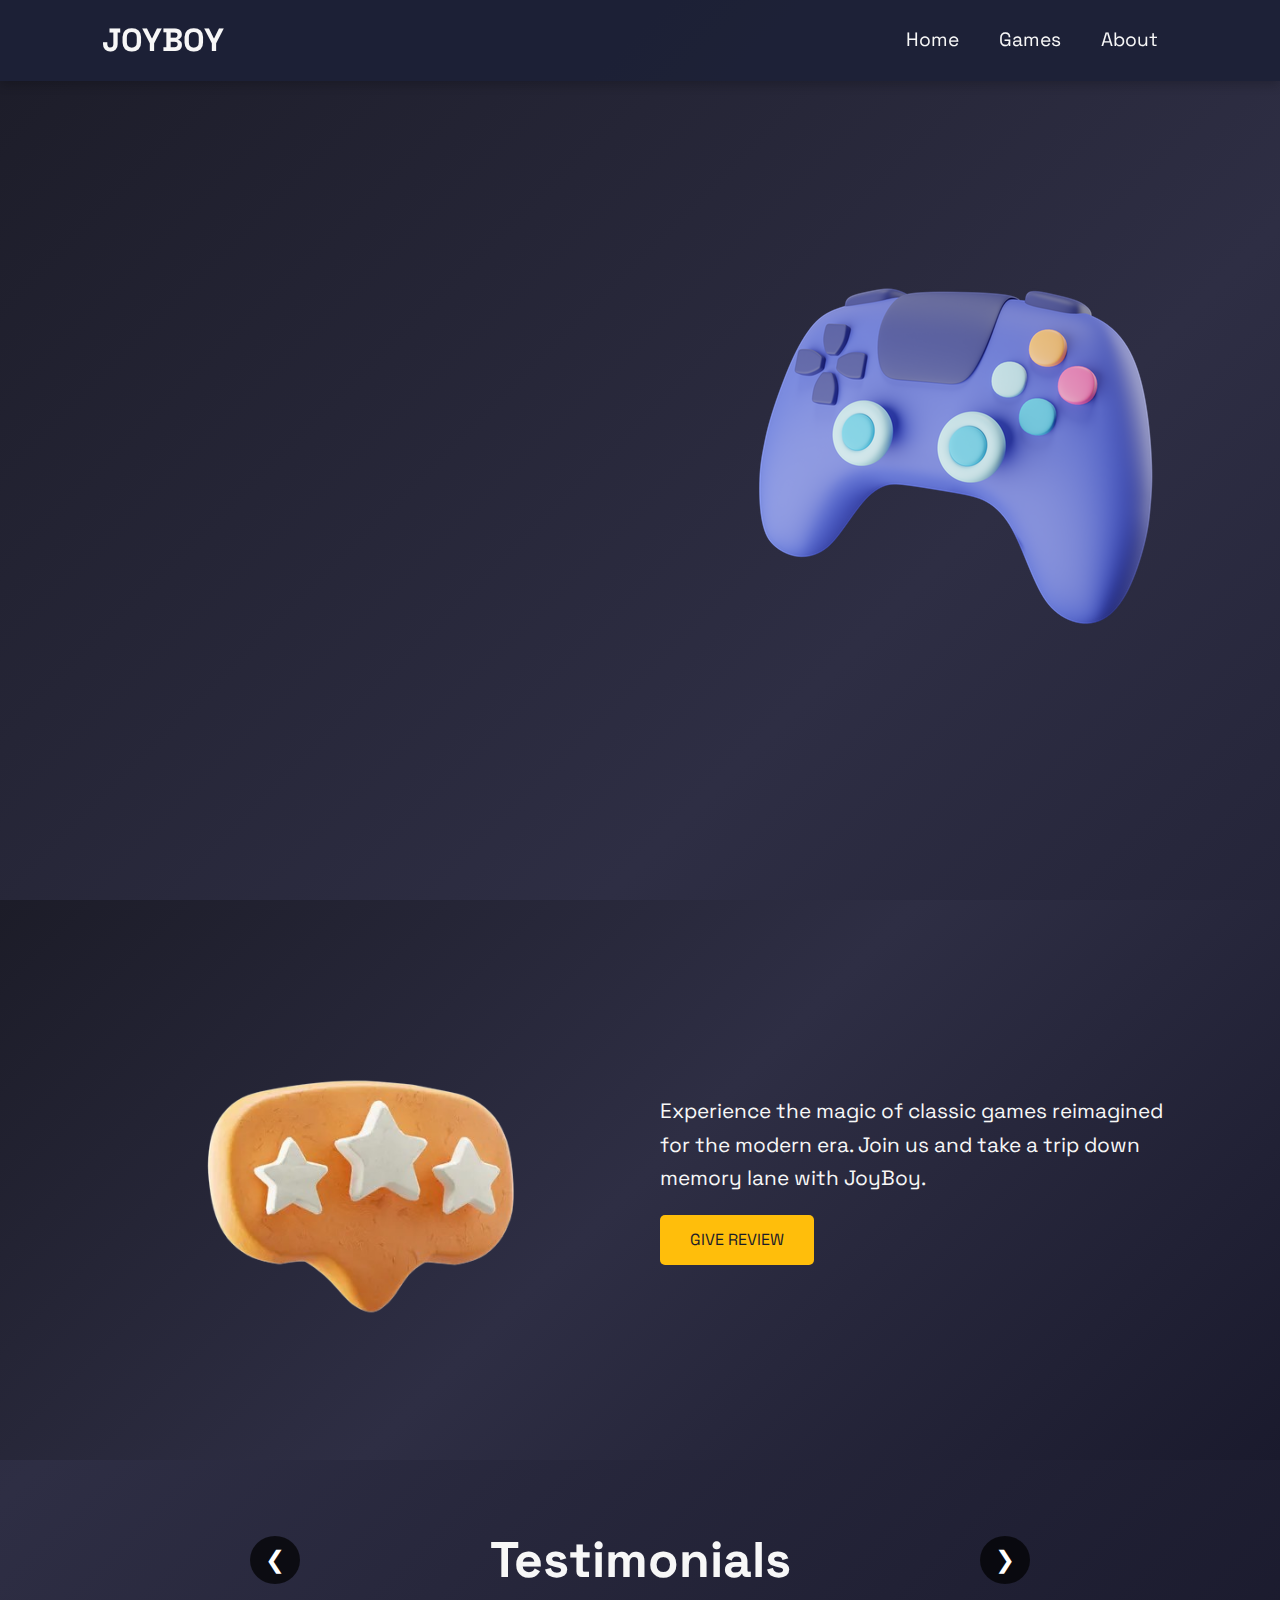
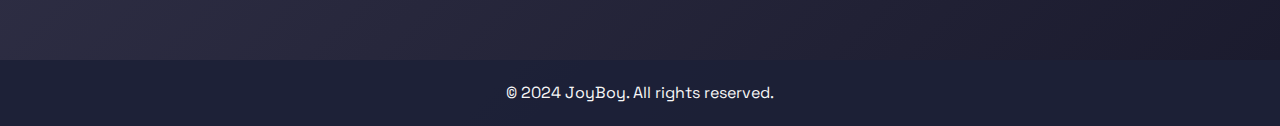
<file: index.html>
<!DOCTYPE html>
<html lang="en">
<head>
  <meta charset="UTF-8" />
  <meta name="viewport" content="width=device-width, initial-scale=1.0" />
  <title>JoyBoy</title>
  <link rel="preconnect" href="https://fonts.googleapis.com">
  <link rel="preconnect" href="https://fonts.gstatic.com" crossorigin>
  <link href="https://fonts.googleapis.com/css2?family=Space+Grotesk:wght@300..700&display=swap" rel="stylesheet">
  <link rel="icon" href="../../photo/2094405.png" type="image/png">
  <link rel="stylesheet" href="style.css">
</head>
<body>

  <!-- Header Section -->
  <header>
    <h2 class="logo">JoyBoy</h2>
    <nav class="navmenu">
      <a href="#">Home</a>
      <a href="Game Character slider/Tutorial.html">Games</a>
      <a href="about us/about.html">About</a>
    </nav>
    <div id="menu-icon">
      <i class="fas fa-bars"></i>
    </div>
  </header>

  <!-- Hero Section -->
  <section class="hero">
    <div class="hero-text">
      <span>Welcome to JoyBoy</span>
      <h1>Rediscover Nostalgia</h1>
      <p>Play all your favorite classic games and relive the memories. Enjoy hours of fun with a community of gamers.</p> <br>
      <a href="Game Character slider/Tutorial.html" class="cta-btn" style="margin-top: auto;">Let's Play!</a>
    </div>
    <div class="hero-img">
      <img src="Photo/luffy.png" alt="Hero Image">
    </div>
  </section>

  <!-- Review Section -->
  <section class="review-container">
    <div class="review-img">
      <img src="Photo/Rating1.png" alt="Review Image">
    </div>
    <div class="review-text">
      <p>Experience the magic of classic games reimagined for the modern era. Join us and take a trip down memory lane with JoyBoy.</p>
      <a href="review/index.html" class="cta-btn">Give Review</a>
    </div>
  </section>

  <!-- Testimonial Carousel Section -->
  <section class="carousel-container">
    <h1 style="text-align: center; font-size: 50px;">Testimonials</h1>
    <div class="carousel-track" id="carousel-track">
      <!-- Carousel slides will be dynamically inserted here -->
    </div>
    <button class="carousel-btn prev-btn" id="prevBtn">&#10094;</button>
    <button class="carousel-btn next-btn" id="nextBtn">&#10095;</button>
  </section>

  <!-- Footer Section -->
  <footer>
    <p>&copy; 2024 JoyBoy. All rights reserved.</p>
  </footer>

  <!-- JavaScript for Carousel and Menu -->
  <script>
    const menuIcon = document.getElementById('menu-icon');
    const navmenu = document.querySelector('.navmenu');

    menuIcon.addEventListener('click', () => {
      navmenu.classList.toggle('open');
    });

    document.addEventListener('DOMContentLoaded', function () {
      fetch('https://script.google.com/macros/s/AKfycbz8j4sngUIFMJYnbQB_IHEBeh-fJER4DF_RJwVLOae7zB7sfBHcqmHODoiscxqadqDshw/exec?action=getReviews')
        .then(response => response.json())
        .then(data => {
          const carouselTrack = document.getElementById('carousel-track');

          data.forEach(review => {
            const slide = document.createElement('div');
            slide.classList.add('carousel-slide');

            slide.innerHTML = `
              <h3>${review.username} - ${review.game}</h3>
              <p>${review.review}</p>
              <div class="rating">Rating: ${review.rating}</div>
              <div class="timestamp">${new Date(review.timestamp).toLocaleDateString()}</div>
            `;

            carouselTrack.appendChild(slide);
          });

          // Carousel functionality
          const track = document.getElementById('carousel-track');
          const slides = Array.from(track.children);
          let currentSlide = 0;

          function updateCarouselPosition() {
            track.style.transform = `translateX(-${currentSlide * 100}%)`;
          }

          document.getElementById('nextBtn').addEventListener('click', () => {
            currentSlide = (currentSlide + 1) % slides.length;
            updateCarouselPosition();
          });

          document.getElementById('prevBtn').addEventListener('click', () => {
            currentSlide = (currentSlide - 1 + slides.length) % slides.length;
            updateCarouselPosition();
          });
        });
    });
  </script>

</body>
</html>
</file>
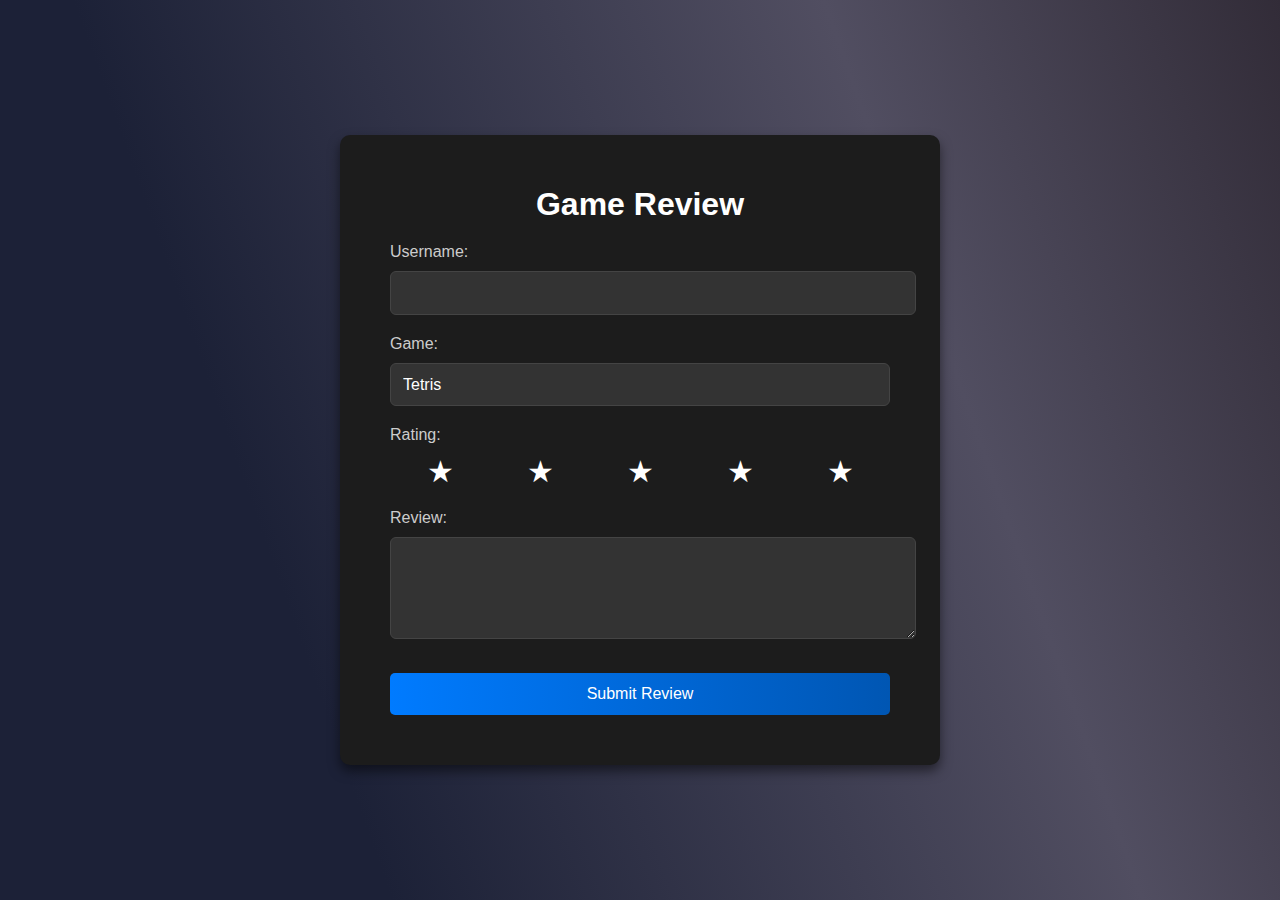
<file: review/index.html>
<!DOCTYPE html>
<html lang="en">
<head>
  <meta charset="UTF-8">
  <meta name="viewport" content="width=device-width, initial-scale=1.0">
  <title>Game Review Form</title>
  <link rel="icon" href="../Photo/2094405.png" type="image/png"> <!-- Placeholder Favicon -->
  <style>
    body {
      font-family: 'Arial', sans-serif;
      background: linear-gradient(250.5deg, #322c38 0%, #514e61 28.53%, #1c2137 75.52%);
      display: flex;
      justify-content: center;
      align-items: center;
      height: 100vh;
      margin: 0;
      color: #fff;
    }

    .container {
      background: #1c1c1c;
      padding: 30px 50px;
      border-radius: 10px;
      box-shadow: 0 6px 12px rgba(0, 0, 0, 0.5);
      max-width: 500px;
      width: 100%;
      transition: transform 0.3s ease, box-shadow 0.3s ease;
    }

    .container:hover {
      transform: translateY(-5px);
      box-shadow: 0 8px 16px rgba(0, 0, 0, 0.6);
    }

    h1 {
      text-align: center;
      color: #fff;
      font-size: 2rem;
      margin-bottom: 20px;
    }

    label {
      display: block;
      margin-top: 20px;
      color: #ccc;
      font-size: 1rem;
    }

    input, select, textarea {
      width: 100%;
      padding: 12px;
      margin-top: 10px;
      border: 1px solid #444;
      border-radius: 6px;
      font-size: 1rem;
      background: #333;
      color: #fff;
      appearance: none;
      -moz-appearance: none;
      -webkit-appearance: none;
    }

    .stars {
      display: flex;
      justify-content: space-around;
      margin-top: 10px;
    }

    .star {
      font-size: 30px;
      cursor: pointer;
      color: #fff;
      transition: color 0.2s ease;
    }

    .star:hover,
    .star.checked {
      color: #ffcc00;
    }

    button {
      background: linear-gradient(90deg, #007bff, #0056b3);
      color: white;
      border: none;
      padding: 12px 25px;
      margin-top: 30px;
      cursor: pointer;
      font-size: 1rem;
      border-radius: 5px;
      transition: background 0.3s ease;
      width: 100%;
    }

    button:hover {
      background: linear-gradient(90deg, #0056b3, #003e7e);
    }

    #response {
      margin-top: 20px;
      text-align: center;
      font-size: 16px;
      color: #ffcc00;
    }

    footer {
      background: #1c1c1c;
      color: #ccc;
      text-align: center;
      padding: 20px;
      font-size: 1rem;
    }
  
  </style>
</head>
<body>
 
  <div class="container">
    <h1>Game Review</h1>
    <form id="reviewForm">
      <label for="username">Username:</label>
      <input type="text" id="username" name="username" required>

      <label for="game">Game:</label>
      <select id="game" name="game" required>
        <option value="Tetris">Tetris</option>
        <option value="Tic-Tac-Toe">Tic-Tac-Toe</option>
        <option value="Minesweeper">Minesweeper</option>
        <option value="breakout-master">breakout-master</option>
        <option value="Othello">Othello</option>
        <option value="Chess">Chess</option>
        <option value="2048">2048</option>
        <option value="Sudoku">Sudoku</option>
        <option value="connect4-master">connect4</option>
      </select>

      <label for="rating">Rating:</label>
      <div class="stars">
        <span class="star" data-value="1">★</span>
        <span class="star" data-value="2">★</span>
        <span class="star" data-value="3">★</span>
        <span class="star" data-value="4">★</span>
        <span class="star" data-value="5">★</span>
      </div>
      <input type="hidden" id="rating" name="rating" required>

      <label for="review">Review:</label>
      <textarea id="review" name="review" rows="4" required></textarea>

      <!-- Hidden field for action -->
      <input type="hidden" name="action" value="submitReview">

      <button type="submit">Submit Review</button>
    </form>
    <div id="response"></div>
  </div>

  <script>
    document.addEventListener("DOMContentLoaded", function() {
      var username = sessionStorage.getItem("username");
      if (username) {
        document.getElementById("username").value = username;
      }

      var stars = document.querySelectorAll(".star");
      stars.forEach(star => {
        star.addEventListener("click", function() {
          stars.forEach(s => s.classList.remove("checked"));
          star.classList.add("checked");
          document.getElementById("rating").value = star.getAttribute("data-value");
        });
      });

      document.getElementById("reviewForm").addEventListener("submit", function(event) {
        event.preventDefault();

        var formData = new FormData(event.target);

        fetch("https://script.google.com/macros/s/AKfycby0Bq2Jh_n73jvZmR-mgqBceL3YSbDz-I0g1F5AP4-NtY-bRJzmfVBLGAMjox70rfv-oQ/exec", {
          method: "POST",
          body: new URLSearchParams(formData)
        })
        .then(response => {
          if (!response.ok) {
            throw new Error('Network response was not ok ' + response.statusText);
          }
          return response.text();
        })
        .then(data => {
          document.getElementById("response").innerText = data;
        })
        .catch(error => {
          console.error("Error:", error);
          document.getElementById("response").innerText = "An error occurred.";
        });
      });
    });
  </script>

</body>
</html>
</file>
<file: style.css>
/* Reset default margin, padding, and box-sizing for all elements */
* {
  margin: 0;
  padding: 0;
  box-sizing: border-box;
}

/* Body styling */
body {
  font-family: 'Space Grotesk', sans-serif;
  background: linear-gradient(135deg, #1c1c28 0%, #2e2e44 50%, #1a1a2d 100%);
  color: #f7f7f7;
  line-height: 1.6;
  overflow-x: hidden;
}

/* Header styling */
header {
  position: fixed;
  top: 0;
  width: 100%;
  z-index: 1000;
  background: rgba(28, 33, 55, 0.95);
  display: flex;
  align-items: center;
  justify-content: space-between;
  padding: 15px 8%;
  box-shadow: 0 4px 10px rgba(0, 0, 0, 0.2);
}

/* Logo styling */
.logo {
  font-size: 2rem;
  font-weight: 700;
  color: #f7f7f7;
  text-transform: uppercase;
}

/* Navigation menu styling */
.navmenu {
  display: flex;
  align-items: center;
}

.navmenu a {
  margin: 0 20px;
  color: #f7f7f7;
  font-size: 1.2rem;
  text-decoration: none;
  position: relative;
}

.navmenu a:hover {
  color: #ffbe0b;
}

.navmenu a::after {
  content: '';
  position: absolute;
  width: 0%;
  height: 2px;
  background-color: #ffbe0b;
  left: 0;
  bottom: -3px;
  transition: width 0.3s ease;
}

.navmenu a:hover::after {
  width: 100%;
}

#menu-icon {
  font-size: 2rem;
  cursor: pointer;
  color: #f7f7f7;
  display: none;
}

/* Hero section styling */
.hero {
  display: flex;
  align-items: center;
  justify-content: space-between;
  padding: 120px 8%;
  height: 100vh;
}

.hero-text {
  max-width: 600px;
  animation: fadeInLeft 1s ease forwards;
  opacity: 0;
}

.hero-text span {
  color: #ffbe0b;
  font-size: 1.4rem;
  text-transform: uppercase;
}

.hero-text h1 {
  font-size: 4rem;
  margin: 20px 0;
}

.hero-text p {
  font-size: 1.3rem;
}

.cta-btn {
  padding: 12px 30px;
  background: #ffbe0b;
  border-radius: 5px;
  color: #1c1c28;
  font-size: 1rem;
  text-transform: uppercase;
  text-decoration: none;
  display: inline-block;
  margin-top: 30px;
}

.cta-btn:hover {
  background: #f7f7f7;
  color: #1c1c28;
  transform: translateY(-5px);
}

.hero-img img {
  max-width: 500px;
  transition: transform 0.5s ease;
}

.hero-img img:hover {
  transform: scale(1.05);
}

/* Review section styling */
.review-container {
  display: flex;
  align-items: center;
  padding: 80px 8%;
  background: linear-gradient(135deg, #1c1c28 0%, #2e2e44 50%, #1a1a2d 100%);
}

.review-img {
  flex: 1;
  display: flex;
  justify-content: center;
}

.review-img img {
  width: 100%;
  max-width: 400px;
  border-radius: 10px;
}

.review-text {
  flex: 1;
  padding-left: 40px;
}

.review-text p {
  font-size: 1.3rem;
}

.review-text .cta-btn {
  margin-top: 20px;
}

/* Carousel section styling */
.carousel-container {
  position: relative;
  width: 80%;
  max-width: 800px;
  margin: 60px auto;
  overflow: hidden;
  border-radius: 8px;
}

.carousel-track {
  display: flex;
  transition: transform 0.5s ease-in-out;
}

.carousel-slide {
  min-width: 100%;
  text-align: center;
  padding: 20px;
}

.carousel-slide h3 {
  margin-bottom: 10px;
}

.carousel-slide .rating {
  font-weight: bold;
}

.carousel-slide .timestamp {
  color: #888;
  font-size: 0.9rem;
}

.carousel-btn {
  position: absolute;
  top: 50%;
  transform: translateY(-50%);
  background-color: rgba(0, 0, 0, 0.7);
  border: none;
  padding: 10px 15px;
  color: white;
  font-size: 1.5rem;
  cursor: pointer;
  border-radius: 50%;
  transition: background-color 0.3s;
  z-index: 100;
}

.carousel-btn:hover {
  background-color: #ffbe0b;
}

.prev-btn {
  left: 10px;
}

.next-btn {
  right: 10px;
}

/* Footer styling */
footer {
  background: rgba(28, 33, 55, 0.95);
  padding: 20px 8%;
  text-align: center;
  color: #f7f7f7;
  font-size: 1rem;
}

/* Media queries for responsive design */
@media (max-width: 768px) {
  .navmenu {
    display: none;
    flex-direction: column;
    position: absolute;
    top: 60px;
    right: 20px;
    background: rgba(28, 33, 55, 0.95);
    padding: 15px;
    border-radius: 5px;
    box-shadow: 0 4px 10px rgba(0, 0, 0, 0.2);
    width: 200px;
  }

  .navmenu.open {
    display: flex;
  }

  #menu-icon {
    display: block;
  }

  .hero {
    flex-direction: column;
    text-align: center;
    padding: 80px 5%;
  }

  .hero-text {
    margin-bottom: 20px;
  }

  .review-container {
    flex-direction: column;
    text-align: center;
  }

  .review-img {
    margin-bottom: 20px;
  }

  .carousel-container {
    width: 90%;
  }

  .carousel-btn {
    font-size: 1.2rem;
    padding: 10px;
  }
}

/* Keyframes for animations */
@keyframes fadeInLeft {
  from {
    opacity: 0;
    transform: translateX(-50px);
  }
  to {
    opacity: 1;
    transform: translateX(0);
  }
}
</file>
